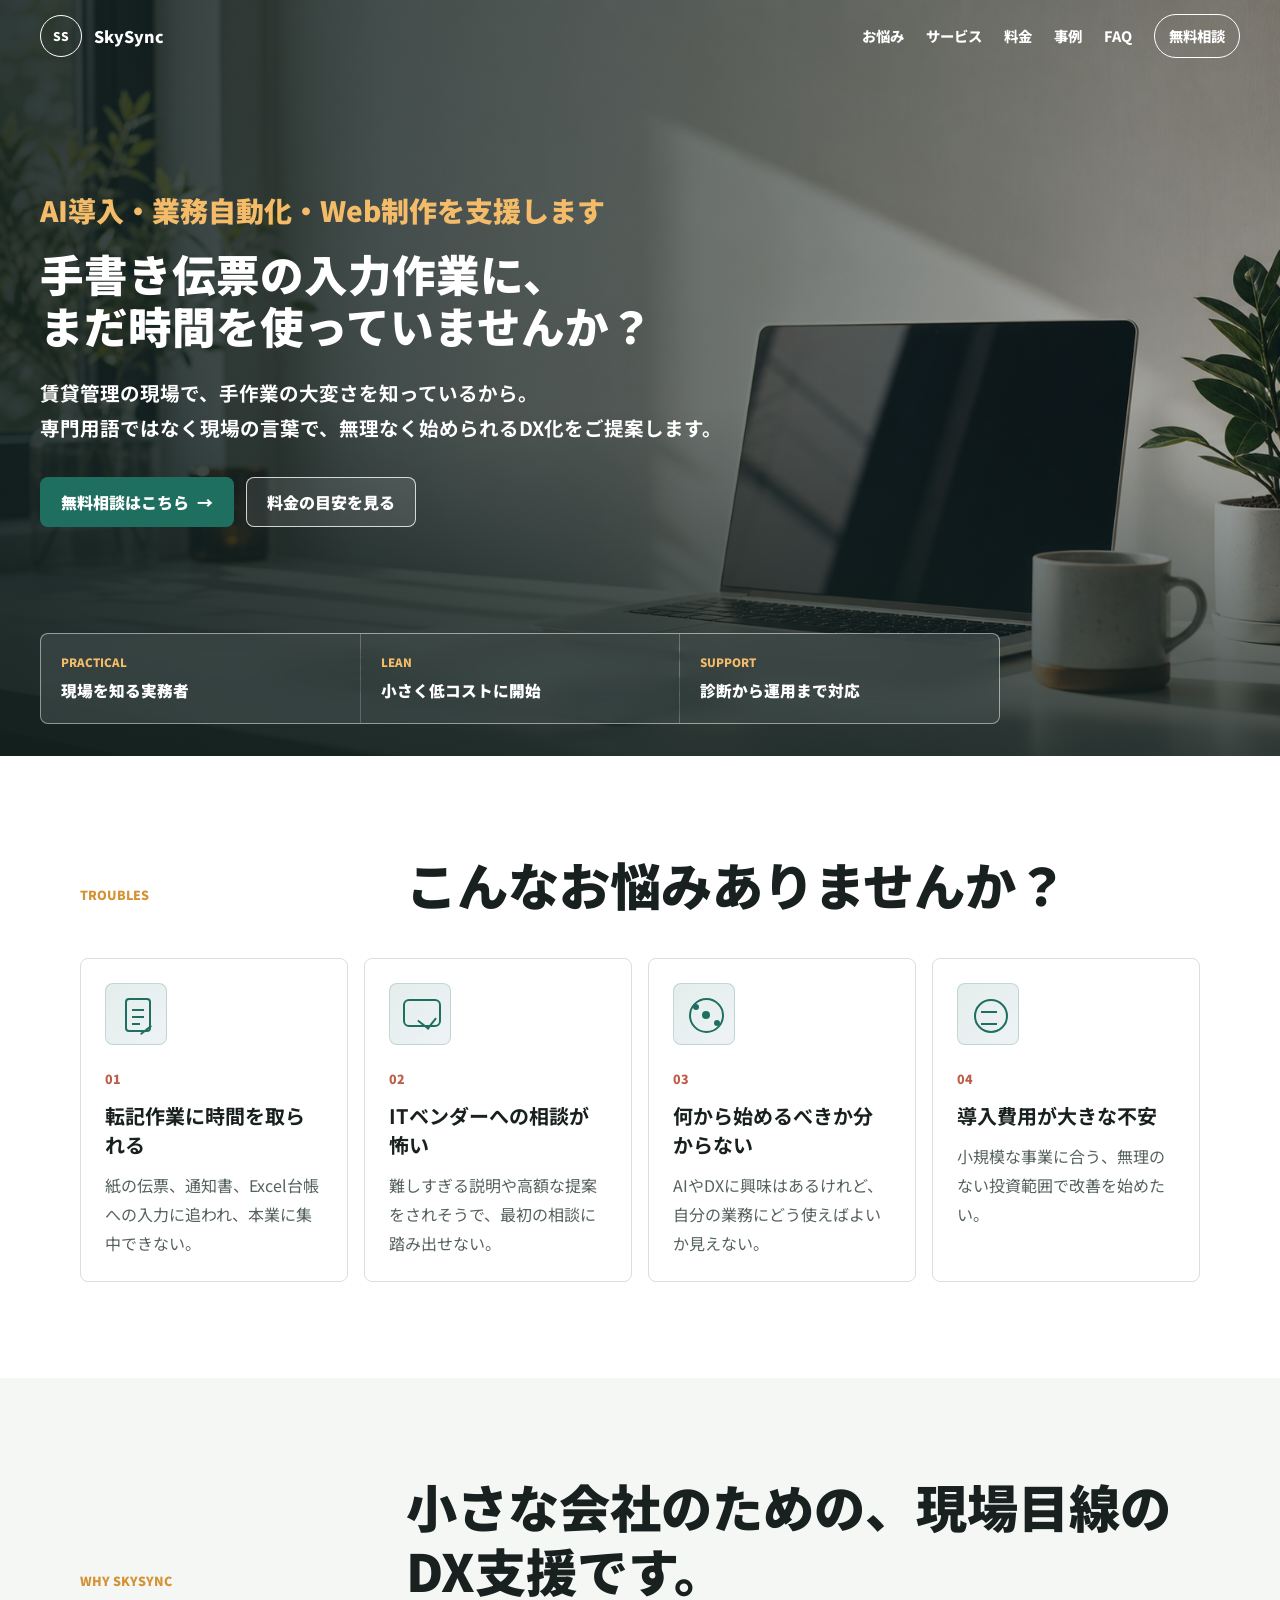
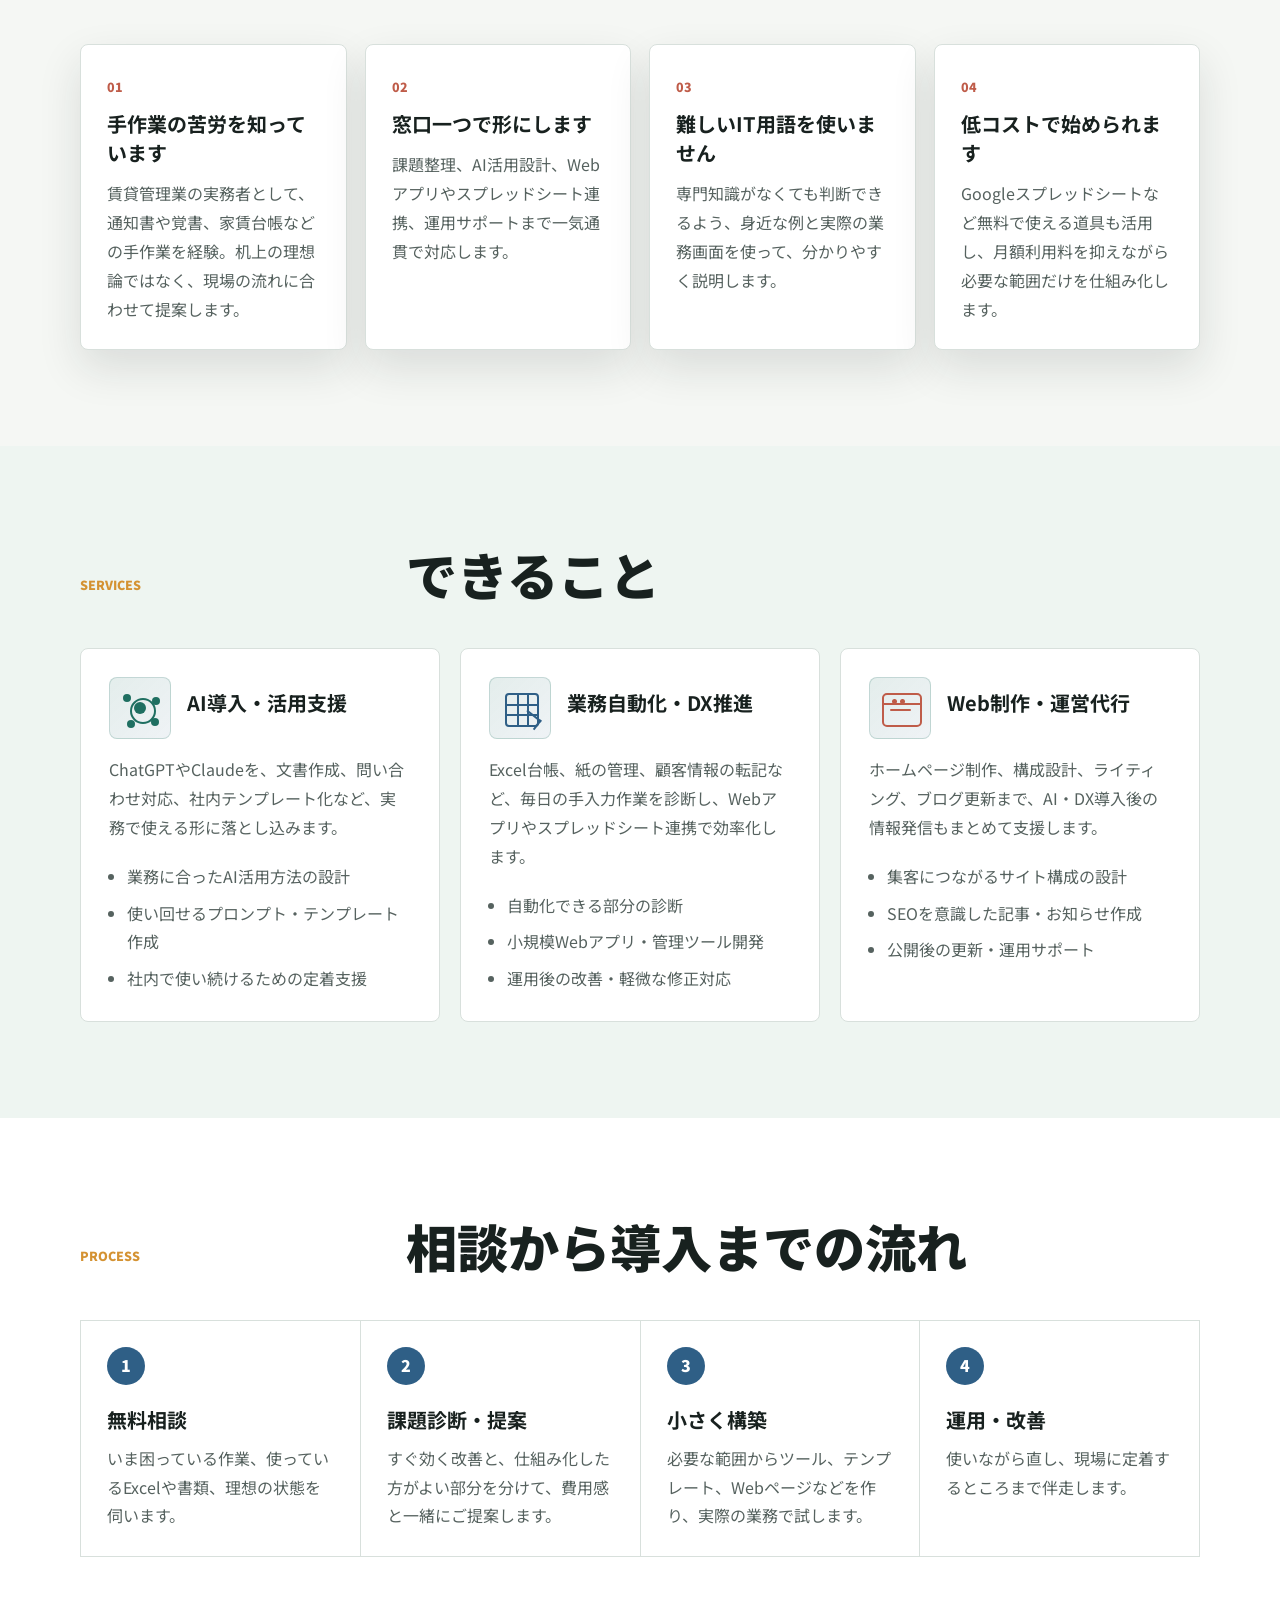
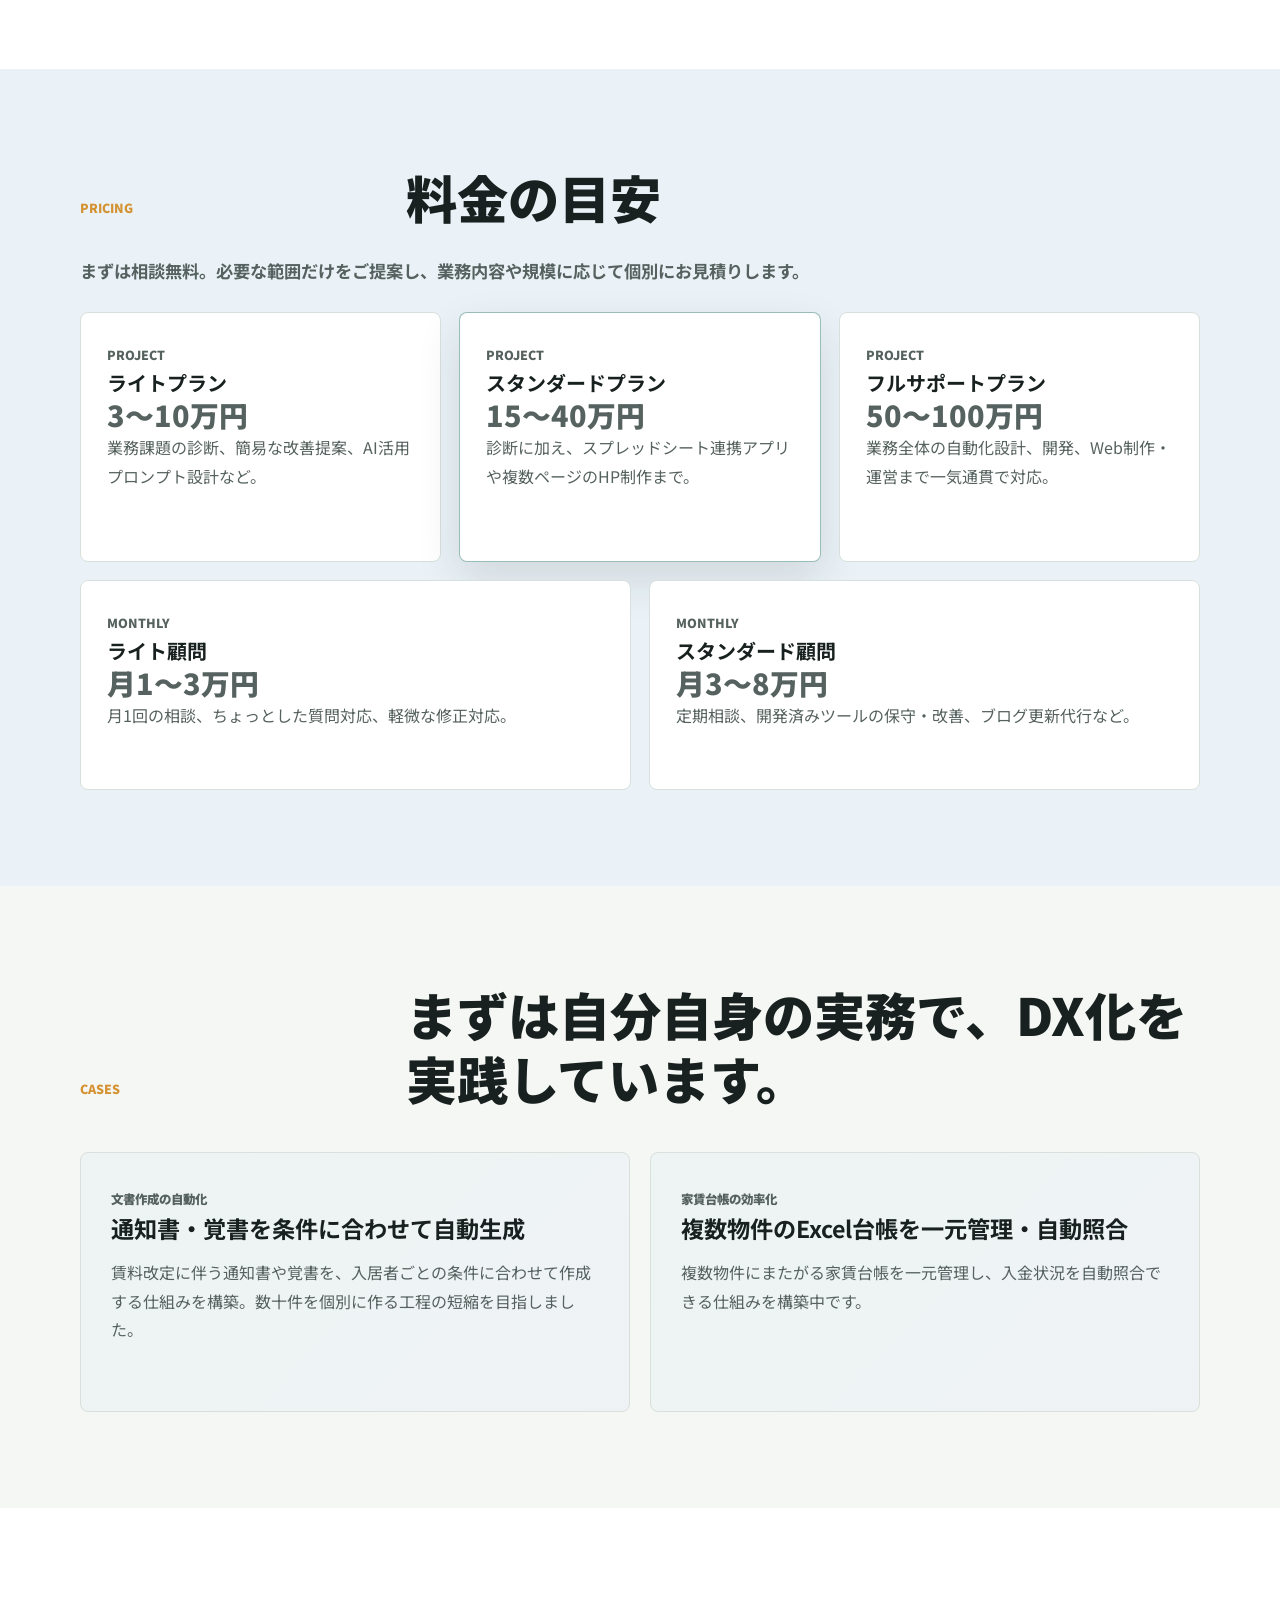
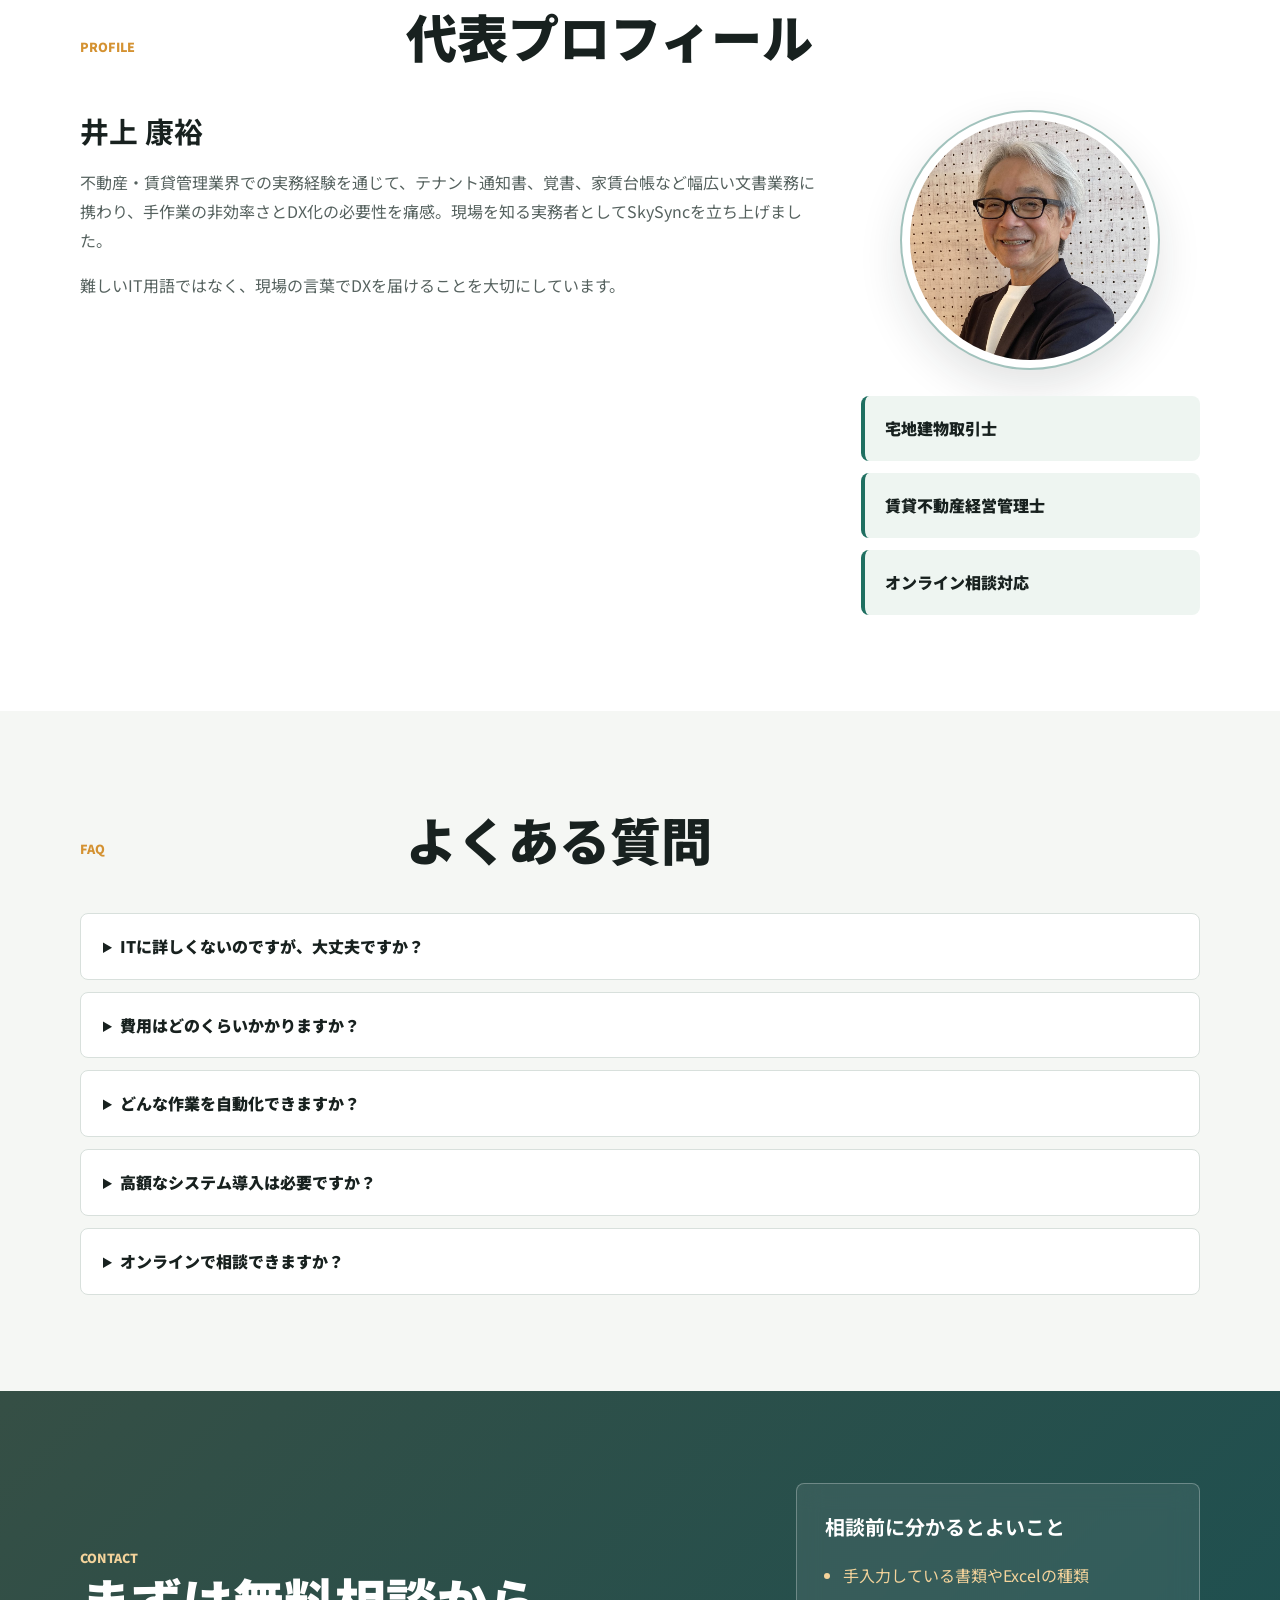
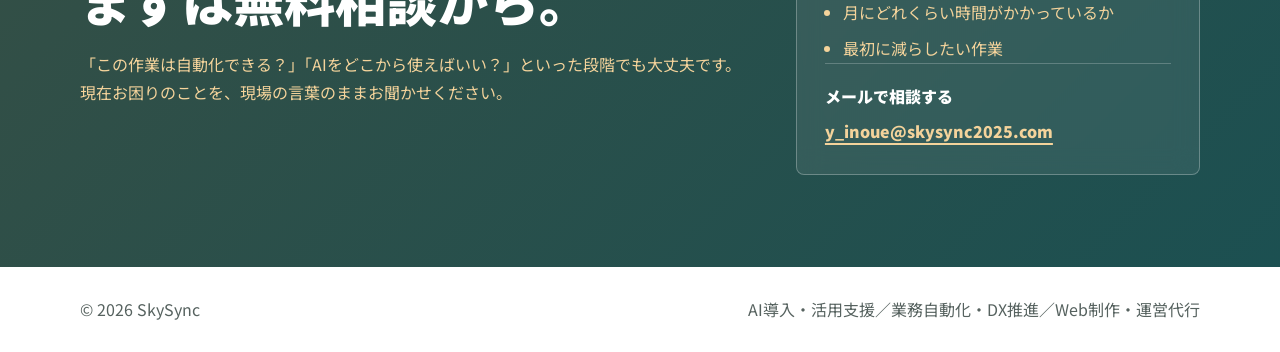
<file: index.html>
<!doctype html>
<html lang="ja">
  <head>
    <meta charset="utf-8" />
    <meta name="viewport" content="width=device-width, initial-scale=1" />
    <title>SkySync｜中小企業のAI・DX導入支援</title>
    <meta
      name="description"
      content="手書き伝票やExcel転記に追われる小規模事業者へ。SkySyncが、現場目線で無理なく始められるAI・DX導入、業務自動化、Web制作を支援します。"
    />
    <meta name="theme-color" content="#174c44" />
    <link rel="preconnect" href="https://fonts.googleapis.com" />
    <link rel="preconnect" href="https://fonts.gstatic.com" crossorigin />
    <link
      href="https://fonts.googleapis.com/css2?family=Noto+Sans+JP:wght@400;500;700;900&display=swap"
      rel="stylesheet"
    />
    <link rel="stylesheet" href="styles.css?v=20260811-9" />
  </head>
  <body>
    <header class="site-header" data-header>
      <a class="brand" href="#top" aria-label="トップへ戻る">
        <span class="brand-mark">SS</span>
        <span>SkySync</span>
      </a>
      <button class="nav-toggle" type="button" aria-label="メニューを開く" aria-expanded="false" data-nav-toggle>
        <span></span>
        <span></span>
        <span></span>
      </button>
      <nav class="site-nav" aria-label="メインナビゲーション" data-nav>
        <a href="#troubles">お悩み</a>
        <a href="#services">サービス</a>
        <a href="#pricing">料金</a>
        <a href="#cases">事例</a>
        <a href="#faq">FAQ</a>
        <a class="nav-cta" href="#contact">無料相談</a>
      </nav>
    </header>

    <main id="top">
      <section class="hero" aria-labelledby="hero-title">
        <img class="hero-image" src="assets/hero-workspace.png" alt="" />
        <div class="hero-shade"></div>
        <div class="hero-content">
          <p class="eyebrow hero-service">AI導入・業務自動化・Web制作を支援します</p>
          <h1 id="hero-title">
            <span>手書き伝票の入力作業に、</span>
            <span>まだ時間を使っていませんか？</span>
          </h1>
          <p class="hero-lead">
            <span>賃貸管理の現場で、手作業の大変さを知っているから。</span>
            <span>専門用語ではなく現場の言葉で、無理なく始められるDX化をご提案します。</span>
          </p>
          <div class="hero-actions" aria-label="主要リンク">
            <a class="button primary" href="#contact">無料相談はこちら <span aria-hidden="true">→</span></a>
            <a class="button secondary" href="#pricing">料金の目安を見る</a>
          </div>
        </div>
        <dl class="hero-facts" aria-label="SkySyncの特徴">
          <div>
            <dt>Practical</dt>
            <dd>現場を知る実務者</dd>
          </div>
          <div>
            <dt>Lean</dt>
            <dd>小さく低コストに開始</dd>
          </div>
          <div>
            <dt>Support</dt>
            <dd>診断から運用まで対応</dd>
          </div>
        </dl>
      </section>

      <section class="section intro-band" id="troubles" aria-labelledby="troubles-title">
        <div class="section-heading">
          <p class="eyebrow">Troubles</p>
          <h2 id="troubles-title">こんなお悩みありませんか？</h2>
        </div>
        <div class="trouble-grid">
          <article class="trouble-item">
            <span class="visual-icon icon-input" aria-hidden="true"></span>
            <span class="item-mark">01</span>
            <h3>転記作業に時間を取られる</h3>
            <p>紙の伝票、通知書、Excel台帳への入力に追われ、本業に集中できない。</p>
          </article>
          <article class="trouble-item">
            <span class="visual-icon icon-consult" aria-hidden="true"></span>
            <span class="item-mark">02</span>
            <h3>ITベンダーへの相談が怖い</h3>
            <p>難しすぎる説明や高額な提案をされそうで、最初の相談に踏み出せない。</p>
          </article>
          <article class="trouble-item">
            <span class="visual-icon icon-start" aria-hidden="true"></span>
            <span class="item-mark">03</span>
            <h3>何から始めるべきか分からない</h3>
            <p>AIやDXに興味はあるけれど、自分の業務にどう使えばよいか見えない。</p>
          </article>
          <article class="trouble-item">
            <span class="visual-icon icon-budget" aria-hidden="true"></span>
            <span class="item-mark">04</span>
            <h3>導入費用が大きな不安</h3>
            <p>小規模な事業に合う、無理のない投資範囲で改善を始めたい。</p>
          </article>
        </div>
      </section>

      <section class="section" id="strengths" aria-labelledby="strengths-title">
        <div class="section-heading">
          <p class="eyebrow">Why SkySync</p>
          <h2 id="strengths-title">小さな会社のための、現場目線のDX支援です。</h2>
        </div>
        <div class="strength-grid">
          <article class="strength-card">
            <span class="card-number">01</span>
            <h3>手作業の苦労を知っています</h3>
            <p>賃貸管理業の実務者として、通知書や覚書、家賃台帳などの手作業を経験。机上の理想論ではなく、現場の流れに合わせて提案します。</p>
          </article>
          <article class="strength-card">
            <span class="card-number">02</span>
            <h3>窓口一つで形にします</h3>
            <p>課題整理、AI活用設計、Webアプリやスプレッドシート連携、運用サポートまで一気通貫で対応します。</p>
          </article>
          <article class="strength-card">
            <span class="card-number">03</span>
            <h3>難しいIT用語を使いません</h3>
            <p>専門知識がなくても判断できるよう、身近な例と実際の業務画面を使って、分かりやすく説明します。</p>
          </article>
          <article class="strength-card">
            <span class="card-number">04</span>
            <h3>低コストで始められます</h3>
            <p>Googleスプレッドシートなど無料で使える道具も活用し、月額利用料を抑えながら必要な範囲だけを仕組み化します。</p>
          </article>
        </div>
      </section>

      <section class="section muted" id="services" aria-labelledby="services-title">
        <div class="section-heading">
          <p class="eyebrow">Services</p>
          <h2 id="services-title">できること</h2>
        </div>
        <div class="service-list">
          <article class="service-item">
            <div class="service-topline">
              <span class="visual-icon service-visual icon-ai" aria-hidden="true"></span>
              <h3>AI導入・活用支援</h3>
            </div>
            <p>ChatGPTやClaudeを、文書作成、問い合わせ対応、社内テンプレート化など、実務で使える形に落とし込みます。</p>
            <ul>
              <li>業務に合ったAI活用方法の設計</li>
              <li>使い回せるプロンプト・テンプレート作成</li>
              <li>社内で使い続けるための定着支援</li>
            </ul>
          </article>
          <article class="service-item">
            <div class="service-topline">
              <span class="visual-icon service-visual icon-automation" aria-hidden="true"></span>
              <h3>業務自動化・DX推進</h3>
            </div>
            <p>Excel台帳、紙の管理、顧客情報の転記など、毎日の手入力作業を診断し、Webアプリやスプレッドシート連携で効率化します。</p>
            <ul>
              <li>自動化できる部分の診断</li>
              <li>小規模Webアプリ・管理ツール開発</li>
              <li>運用後の改善・軽微な修正対応</li>
            </ul>
          </article>
          <article class="service-item">
            <div class="service-topline">
              <span class="visual-icon service-visual icon-web" aria-hidden="true"></span>
              <h3>Web制作・運営代行</h3>
            </div>
            <p>ホームページ制作、構成設計、ライティング、ブログ更新まで、AI・DX導入後の情報発信もまとめて支援します。</p>
            <ul>
              <li>集客につながるサイト構成の設計</li>
              <li>SEOを意識した記事・お知らせ作成</li>
              <li>公開後の更新・運用サポート</li>
            </ul>
          </article>
        </div>
      </section>

      <section class="section flow-section" aria-labelledby="flow-title">
        <div class="section-heading">
          <p class="eyebrow">Process</p>
          <h2 id="flow-title">相談から導入までの流れ</h2>
        </div>
        <ol class="flow-list">
          <li>
            <span>1</span>
            <h3>無料相談</h3>
            <p>いま困っている作業、使っているExcelや書類、理想の状態を伺います。</p>
          </li>
          <li>
            <span>2</span>
            <h3>課題診断・提案</h3>
            <p>すぐ効く改善と、仕組み化した方がよい部分を分けて、費用感と一緒にご提案します。</p>
          </li>
          <li>
            <span>3</span>
            <h3>小さく構築</h3>
            <p>必要な範囲からツール、テンプレート、Webページなどを作り、実際の業務で試します。</p>
          </li>
          <li>
            <span>4</span>
            <h3>運用・改善</h3>
            <p>使いながら直し、現場に定着するところまで伴走します。</p>
          </li>
        </ol>
      </section>

      <section class="section pricing-section" id="pricing" aria-labelledby="pricing-title">
        <div class="section-heading">
          <p class="eyebrow">Pricing</p>
          <h2 id="pricing-title">料金の目安</h2>
        </div>
        <div class="pricing-lead">
          <p>まずは相談無料。必要な範囲だけをご提案し、業務内容や規模に応じて個別にお見積りします。</p>
        </div>
        <div class="price-grid">
          <article class="price-card">
            <p class="plan-type">Project</p>
            <h3>ライトプラン</h3>
            <p class="price">3〜10万円</p>
            <p>業務課題の診断、簡易な改善提案、AI活用プロンプト設計など。</p>
          </article>
          <article class="price-card featured">
            <p class="plan-type">Project</p>
            <h3>スタンダードプラン</h3>
            <p class="price">15〜40万円</p>
            <p>診断に加え、スプレッドシート連携アプリや複数ページのHP制作まで。</p>
          </article>
          <article class="price-card">
            <p class="plan-type">Project</p>
            <h3>フルサポートプラン</h3>
            <p class="price">50〜100万円</p>
            <p>業務全体の自動化設計、開発、Web制作・運営まで一気通貫で対応。</p>
          </article>
          <article class="price-card compact">
            <p class="plan-type">Monthly</p>
            <h3>ライト顧問</h3>
            <p class="price">月1〜3万円</p>
            <p>月1回の相談、ちょっとした質問対応、軽微な修正対応。</p>
          </article>
          <article class="price-card compact">
            <p class="plan-type">Monthly</p>
            <h3>スタンダード顧問</h3>
            <p class="price">月3〜8万円</p>
            <p>定期相談、開発済みツールの保守・改善、ブログ更新代行など。</p>
          </article>
        </div>
      </section>

      <section class="section" id="cases" aria-labelledby="cases-title">
        <div class="section-heading">
          <p class="eyebrow">Cases</p>
          <h2 id="cases-title">まずは自分自身の実務で、DX化を実践しています。</h2>
        </div>
        <div class="case-list">
          <article class="case-item">
            <p class="case-type">文書作成の自動化</p>
            <h3>通知書・覚書を条件に合わせて自動生成</h3>
            <p>賃料改定に伴う通知書や覚書を、入居者ごとの条件に合わせて作成する仕組みを構築。数十件を個別に作る工程の短縮を目指しました。</p>
          </article>
          <article class="case-item">
            <p class="case-type">家賃台帳の効率化</p>
            <h3>複数物件のExcel台帳を一元管理・自動照合</h3>
            <p>複数物件にまたがる家賃台帳を一元管理し、入金状況を自動照合できる仕組みを構築中です。</p>
          </article>
        </div>
      </section>

      <section class="section profile-section" id="about" aria-labelledby="about-title">
        <div class="section-heading">
          <p class="eyebrow">Profile</p>
          <h2 id="about-title">代表プロフィール</h2>
        </div>
        <div class="profile-layout">
          <div class="profile-copy">
            <h3>井上 康裕</h3>
            <p>
              不動産・賃貸管理業界での実務経験を通じて、テナント通知書、覚書、家賃台帳など幅広い文書業務に携わり、手作業の非効率さとDX化の必要性を痛感。現場を知る実務者としてSkySyncを立ち上げました。
            </p>
            <p>
              難しいIT用語ではなく、現場の言葉でDXを届けることを大切にしています。
            </p>
          </div>
          <div class="profile-side">
            <figure class="profile-photo-card">
              <img src="assets/profile-inoue.jpg" alt="井上 康裕のプロフィール写真" />
            </figure>
            <ul class="credential-list" aria-label="保有資格">
              <li>宅地建物取引士</li>
              <li>賃貸不動産経営管理士</li>
              <li>オンライン相談対応</li>
            </ul>
          </div>
        </div>
      </section>

      <section class="section faq-section" id="faq" aria-labelledby="faq-title">
        <div class="section-heading">
          <p class="eyebrow">FAQ</p>
          <h2 id="faq-title">よくある質問</h2>
        </div>
        <div class="faq-list">
          <details>
            <summary>ITに詳しくないのですが、大丈夫ですか？</summary>
            <p>大丈夫です。専門用語は使わず、身近な例と実際の業務に沿って説明します。</p>
          </details>
          <details>
            <summary>費用はどのくらいかかりますか？</summary>
            <p>業務内容によって異なりますが、まずは無料相談で必要な範囲だけをご提案します。大きな初期投資を前提にしない進め方も可能です。</p>
          </details>
          <details>
            <summary>どんな作業を自動化できますか？</summary>
            <p>定型文書の作成、Excel台帳の管理・照合、顧客管理など、日々の手入力作業全般が対象です。</p>
          </details>
          <details>
            <summary>高額なシステム導入は必要ですか？</summary>
            <p>いいえ。Googleスプレッドシートなど無料で使える仕組みも活用し、継続コストを抑える方法をご提案します。</p>
          </details>
          <details>
            <summary>オンラインで相談できますか？</summary>
            <p>はい。Zoomなどのオンライン相談に対応し、全国どこからでもご相談いただけます。</p>
          </details>
        </div>
      </section>

      <section class="contact-section" id="contact" aria-labelledby="contact-title">
        <div class="contact-inner">
          <div>
            <p class="eyebrow">Contact</p>
            <h2 id="contact-title">まずは無料相談から。</h2>
            <p>
              「この作業は自動化できる？」「AIをどこから使えばいい？」といった段階でも大丈夫です。現在お困りのことを、現場の言葉のままお聞かせください。
            </p>
          </div>
          <div class="contact-panel">
            <h3>相談前に分かるとよいこと</h3>
            <ul>
              <li>手入力している書類やExcelの種類</li>
              <li>月にどれくらい時間がかかっているか</li>
              <li>最初に減らしたい作業</li>
            </ul>
            <p class="contact-note">
              <span>メールで相談する</span>
              <a href="mailto:y_inoue@skysync2025.com">y_inoue@skysync2025.com</a>
            </p>
          </div>
        </div>
      </section>
    </main>

    <footer class="site-footer">
      <div class="footer-inner">
        <p>&copy; 2026 SkySync</p>
        <p>AI導入・活用支援／業務自動化・DX推進／Web制作・運営代行</p>
      </div>
    </footer>

    <script src="script.js?v=20260811-9"></script>
  </body>
</html>
</file>
<file: styles.css>
:root {
  --ink: #18211f;
  --muted-ink: #56625f;
  --paper: #f5f7f4;
  --surface: #ffffff;
  --surface-soft: #eef5f1;
  --mist-blue: #eaf2f7;
  --line: #d8e0dc;
  --green: #1f6f61;
  --green-dark: #174c44;
  --blue: #2f5f86;
  --amber: #d49232;
  --coral: #bf5c49;
  --shadow: 0 18px 44px rgba(24, 33, 31, 0.12);
}

* {
  box-sizing: border-box;
}

html {
  scroll-behavior: smooth;
}

body {
  margin: 0;
  color: var(--ink);
  background: var(--paper);
  font-family: "Noto Sans JP", system-ui, -apple-system, BlinkMacSystemFont, "Segoe UI", sans-serif;
  font-size: 16px;
  line-height: 1.8;
  letter-spacing: 0;
}

img {
  display: block;
  max-width: 100%;
}

a {
  color: inherit;
  text-decoration: none;
}

button,
summary {
  font: inherit;
}

.site-header {
  position: fixed;
  top: 0;
  left: 0;
  z-index: 20;
  display: flex;
  align-items: center;
  justify-content: space-between;
  width: 100%;
  height: 72px;
  padding: 0 40px;
  color: #ffffff;
  transition: background 180ms ease, color 180ms ease, box-shadow 180ms ease;
}

.site-header.is-scrolled,
.site-header.is-open {
  color: var(--ink);
  background: rgba(245, 247, 244, 0.95);
  box-shadow: 0 1px 0 rgba(24, 33, 31, 0.1);
  backdrop-filter: blur(16px);
}

.brand {
  display: inline-flex;
  align-items: center;
  gap: 12px;
  min-width: 0;
  font-weight: 900;
}

.brand-mark {
  display: grid;
  place-items: center;
  width: 42px;
  height: 42px;
  border: 1px solid currentColor;
  border-radius: 50%;
  font-size: 0.75rem;
  font-weight: 900;
}

.site-nav {
  display: flex;
  align-items: center;
  gap: 22px;
  font-size: 0.9rem;
  font-weight: 800;
}

.site-nav a {
  position: relative;
}

.site-nav a::after {
  position: absolute;
  right: 0;
  bottom: -6px;
  left: 0;
  height: 2px;
  background: currentColor;
  content: "";
  opacity: 0;
  transform: scaleX(0.4);
  transition: opacity 160ms ease, transform 160ms ease;
}

.site-nav a:hover::after,
.site-nav a:focus-visible::after {
  opacity: 1;
  transform: scaleX(1);
}

.nav-cta {
  padding: 8px 14px;
  border: 1px solid currentColor;
  border-radius: 999px;
}

.nav-toggle {
  display: none;
  width: 44px;
  height: 44px;
  padding: 0;
  border: 1px solid currentColor;
  border-radius: 50%;
  color: inherit;
  background: transparent;
  cursor: pointer;
}

.nav-toggle span {
  display: block;
  width: 18px;
  height: 2px;
  margin: 4px auto;
  background: currentColor;
}

.hero {
  position: relative;
  display: grid;
  align-items: end;
  min-height: 84svh;
  padding: 138px 40px 32px;
  color: #ffffff;
  overflow: hidden;
}

.hero-image,
.hero-shade {
  position: absolute;
  inset: 0;
}

.hero-image {
  width: 100%;
  height: 100%;
  object-fit: cover;
}

.hero-shade {
  background:
    linear-gradient(90deg, rgba(17, 31, 29, 0.86) 0%, rgba(17, 31, 29, 0.58) 52%, rgba(17, 31, 29, 0.2) 100%),
    linear-gradient(0deg, rgba(17, 31, 29, 0.74) 0%, rgba(17, 31, 29, 0.1) 46%);
}

.hero-content {
  position: relative;
  z-index: 1;
  width: min(880px, 100%);
}

.eyebrow {
  margin: 0 0 12px;
  color: var(--amber);
  font-size: 0.78rem;
  font-weight: 900;
  line-height: 1.4;
  text-transform: uppercase;
}

.hero .eyebrow {
  color: #f4bc68;
}

.hero-service {
  width: min(760px, 100%);
  margin-bottom: 18px;
  font-size: clamp(1.25rem, 2.2vw, 1.75rem);
  line-height: 1.45;
  text-transform: none;
}

.hero h1 {
  max-width: 840px;
  margin: 0;
  font-size: clamp(1.9rem, 3.4vw, 3.05rem);
  font-weight: 900;
  line-height: 1.18;
}

.hero h1 span {
  display: block;
  white-space: nowrap;
}

.hero-lead {
  width: min(720px, 100%);
  margin: 24px 0 0;
  font-size: 1.22rem;
  font-weight: 700;
}

.hero-lead span {
  display: block;
}

.hero-actions {
  display: flex;
  flex-wrap: wrap;
  gap: 12px;
  margin-top: 32px;
}

.button {
  display: inline-flex;
  align-items: center;
  justify-content: center;
  gap: 8px;
  min-width: 170px;
  min-height: 50px;
  padding: 12px 20px;
  border: 1px solid transparent;
  border-radius: 8px;
  font-weight: 900;
  line-height: 1.4;
  transition: transform 160ms ease, background 160ms ease, border-color 160ms ease;
}

.button:hover,
.button:focus-visible {
  transform: translateY(-2px);
}

.button.primary {
  color: #ffffff;
  background: var(--green);
}

.button.primary:hover,
.button.primary:focus-visible {
  background: var(--green-dark);
}

.button.secondary {
  color: #ffffff;
  border-color: rgba(255, 255, 255, 0.78);
  background: rgba(255, 255, 255, 0.1);
}

.hero-facts {
  position: relative;
  z-index: 1;
  display: grid;
  grid-template-columns: repeat(3, minmax(0, 1fr));
  gap: 1px;
  width: min(960px, 100%);
  margin: 54px 0 0;
  padding: 0;
  background: rgba(255, 255, 255, 0.28);
  border: 1px solid rgba(255, 255, 255, 0.34);
  border-radius: 8px;
  overflow: hidden;
}

.hero-facts div {
  padding: 18px 20px;
  background: rgba(17, 31, 29, 0.52);
  backdrop-filter: blur(12px);
}

.hero-facts dt {
  color: #f4bc68;
  font-size: 0.72rem;
  font-weight: 900;
  text-transform: uppercase;
}

.hero-facts dd {
  margin: 4px 0 0;
  font-size: 0.98rem;
  font-weight: 900;
}

.section {
  padding: 96px 40px;
}

.section-heading,
.trouble-grid,
.strength-grid,
.service-list,
.flow-list,
.pricing-lead,
.price-grid,
.case-list,
.profile-layout,
.faq-list,
.contact-inner,
.footer-inner {
  width: min(1120px, calc(100vw - 80px));
  margin-right: auto;
  margin-left: auto;
}

.section-heading {
  display: grid;
  grid-template-columns: minmax(210px, 0.36fr) minmax(0, 1fr);
  gap: 40px;
  align-items: end;
  margin-bottom: 42px;
}

.section h2,
.contact-section h2 {
  margin: 0;
  font-size: clamp(2rem, 4vw, 3.2rem);
  font-weight: 900;
  line-height: 1.25;
}

.section h3,
.contact-section h3 {
  margin: 0;
  font-size: 1.25rem;
  line-height: 1.45;
}

.intro-band,
.profile-section {
  background: var(--surface);
}

.trouble-grid {
  display: grid;
  grid-template-columns: repeat(4, minmax(0, 1fr));
  gap: 16px;
}

.trouble-item,
.strength-card,
.service-item,
.price-card,
.case-item {
  border: 1px solid var(--line);
  border-radius: 8px;
  background: var(--surface);
}

.trouble-item {
  min-height: 220px;
  padding: 24px;
}

.visual-icon {
  --icon-color: var(--green);
  position: relative;
  display: block;
  width: 62px;
  height: 62px;
  margin-bottom: 18px;
  border: 1px solid rgba(31, 111, 97, 0.2);
  border-radius: 8px;
  color: var(--icon-color);
  background:
    linear-gradient(135deg, rgba(31, 111, 97, 0.12), rgba(47, 95, 134, 0.08)),
    var(--surface);
}

.visual-icon::before,
.visual-icon::after {
  position: absolute;
  content: "";
}

.icon-input::before {
  top: 14px;
  left: 19px;
  width: 22px;
  height: 30px;
  border: 2px solid currentColor;
  border-radius: 4px;
  background:
    linear-gradient(currentColor, currentColor) 5px 9px / 12px 2px no-repeat,
    linear-gradient(currentColor, currentColor) 5px 16px / 12px 2px no-repeat,
    linear-gradient(currentColor, currentColor) 5px 23px / 8px 2px no-repeat;
}

.icon-input::after {
  right: 13px;
  bottom: 13px;
  width: 14px;
  height: 2px;
  border-radius: 999px;
  background: currentColor;
  transform: rotate(-38deg);
}

.icon-consult::before {
  top: 15px;
  left: 13px;
  width: 34px;
  height: 24px;
  border: 2px solid currentColor;
  border-radius: 6px;
}

.icon-consult::after {
  right: 16px;
  bottom: 17px;
  width: 12px;
  height: 12px;
  border-right: 2px solid currentColor;
  border-bottom: 2px solid currentColor;
  transform: rotate(38deg);
}

.icon-start::before {
  top: 14px;
  left: 15px;
  width: 31px;
  height: 31px;
  border: 2px solid currentColor;
  border-radius: 50%;
}

.icon-start::after {
  top: 27px;
  left: 28px;
  width: 8px;
  height: 8px;
  border-radius: 50%;
  background: currentColor;
  box-shadow: -10px -8px 0 -1px currentColor, 11px 8px 0 -1px currentColor;
}

.icon-budget::before {
  top: 15px;
  left: 16px;
  width: 30px;
  height: 30px;
  border: 2px solid currentColor;
  border-radius: 50%;
}

.icon-budget::after {
  top: 27px;
  left: 23px;
  width: 16px;
  height: 10px;
  border-top: 2px solid currentColor;
  border-bottom: 2px solid currentColor;
}

.service-visual {
  flex: 0 0 auto;
  margin: 0;
}

.icon-ai {
  --icon-color: var(--green);
}

.icon-ai::before {
  top: 24px;
  left: 24px;
  width: 12px;
  height: 12px;
  border-radius: 50%;
  background: currentColor;
  box-shadow: -13px -10px 0 -2px currentColor, 16px -7px 0 -2px currentColor, -9px 16px 0 -2px currentColor, 15px 14px 0 -2px currentColor;
}

.icon-ai::after {
  top: 20px;
  left: 20px;
  width: 22px;
  height: 22px;
  border: 2px solid currentColor;
  border-radius: 50%;
}

.icon-automation {
  --icon-color: var(--blue);
}

.icon-automation::before {
  top: 15px;
  left: 15px;
  width: 30px;
  height: 30px;
  border: 2px solid currentColor;
  border-radius: 4px;
  background:
    linear-gradient(currentColor, currentColor) 0 9px / 100% 2px no-repeat,
    linear-gradient(currentColor, currentColor) 0 19px / 100% 2px no-repeat,
    linear-gradient(90deg, currentColor, currentColor) 10px 0 / 2px 100% no-repeat,
    linear-gradient(90deg, currentColor, currentColor) 20px 0 / 2px 100% no-repeat;
}

.icon-automation::after {
  right: 10px;
  bottom: 12px;
  width: 16px;
  height: 10px;
  border-top: 2px solid currentColor;
  border-right: 2px solid currentColor;
  transform: rotate(38deg);
}

.icon-web {
  --icon-color: var(--coral);
}

.icon-web::before {
  top: 15px;
  left: 12px;
  width: 36px;
  height: 30px;
  border: 2px solid currentColor;
  border-radius: 5px;
  background:
    linear-gradient(currentColor, currentColor) 0 8px / 100% 2px no-repeat,
    radial-gradient(circle, currentColor 2px, transparent 3px) 7px 3px / 7px 7px no-repeat,
    radial-gradient(circle, currentColor 2px, transparent 3px) 15px 3px / 7px 7px no-repeat;
}

.icon-web::after {
  top: 31px;
  left: 20px;
  width: 21px;
  height: 2px;
  border-radius: 999px;
  background: currentColor;
}

.item-mark,
.card-number,
.plan-type,
.case-type {
  display: inline-block;
  margin-bottom: 14px;
  color: var(--coral);
  font-size: 0.78rem;
  font-weight: 900;
  line-height: 1.2;
  text-transform: uppercase;
}

.trouble-item p,
.strength-card p,
.service-item p,
.service-item li,
.flow-list p,
.pricing-lead p,
.price-card p,
.case-item p,
.profile-copy p,
.faq-list p,
.contact-section p,
.contact-panel li,
.site-footer p {
  margin: 0;
  color: var(--muted-ink);
}

.strength-grid {
  display: grid;
  grid-template-columns: repeat(4, minmax(0, 1fr));
  gap: 18px;
}

.strength-card {
  min-height: 300px;
  padding: 26px;
  box-shadow: var(--shadow);
}

.strength-card h3,
.trouble-item h3,
.service-item h3,
.case-item h3 {
  margin-bottom: 12px;
}

.muted {
  background: var(--surface-soft);
}

.service-list {
  display: grid;
  grid-template-columns: repeat(3, minmax(0, 1fr));
  gap: 20px;
}

.service-item {
  padding: 28px;
}

.service-topline {
  display: flex;
  gap: 16px;
  align-items: center;
  margin-bottom: 16px;
}

.service-item ul,
.contact-panel ul {
  display: grid;
  gap: 8px;
  margin: 20px 0 0;
  padding-left: 1.15em;
}

.flow-section {
  background: var(--surface);
}

.flow-list {
  display: grid;
  grid-template-columns: repeat(4, minmax(0, 1fr));
  gap: 0;
  padding: 0;
  list-style: none;
  border-top: 1px solid var(--line);
  border-left: 1px solid var(--line);
}

.flow-list li {
  min-height: 220px;
  padding: 26px;
  border-right: 1px solid var(--line);
  border-bottom: 1px solid var(--line);
  background: var(--surface);
}

.flow-list span {
  display: inline-grid;
  place-items: center;
  width: 38px;
  height: 38px;
  margin-bottom: 20px;
  border-radius: 50%;
  color: #ffffff;
  background: var(--blue);
  font-weight: 900;
}

.flow-list h3 {
  margin-bottom: 10px;
}

.pricing-section {
  background: var(--mist-blue);
}

.pricing-lead {
  margin-top: -16px;
  margin-bottom: 26px;
}

.pricing-lead p {
  width: min(860px, 100%);
  font-size: 1.08rem;
  font-weight: 700;
}

.price-grid {
  display: grid;
  grid-template-columns: repeat(6, minmax(0, 1fr));
  gap: 18px;
}

.price-card {
  grid-column: span 2;
  min-height: 250px;
  padding: 26px;
}

.price-card.compact {
  grid-column: span 3;
  min-height: 210px;
}

.price-card.featured {
  border-color: rgba(31, 111, 97, 0.45);
  box-shadow: var(--shadow);
}

.price {
  margin: 10px 0 12px;
  color: var(--green-dark);
  font-size: 1.8rem;
  font-weight: 900;
  line-height: 1.25;
}

.case-list {
  display: grid;
  grid-template-columns: repeat(2, minmax(0, 1fr));
  gap: 20px;
}

.case-item {
  min-height: 260px;
  padding: 30px;
  background:
    linear-gradient(135deg, rgba(31, 111, 97, 0.08), rgba(47, 95, 134, 0.08)),
    var(--surface);
}

.case-item h3 {
  font-size: 1.45rem;
}

.profile-layout {
  display: grid;
  grid-template-columns: minmax(0, 1fr) minmax(280px, 0.46fr);
  gap: 44px;
  align-items: start;
}

.profile-copy h3 {
  margin: 0 0 16px;
  font-size: 1.8rem;
}

.profile-copy p + p {
  margin-top: 16px;
}

.profile-side {
  display: grid;
  gap: 18px;
}

.profile-photo-card {
  width: min(260px, 100%);
  aspect-ratio: 1;
  margin: 0 auto 8px;
  padding: 8px;
  border: 2px solid rgba(31, 111, 97, 0.42);
  border-radius: 50%;
  background: var(--surface);
  box-shadow: var(--shadow);
}

.profile-photo-card img {
  width: 100%;
  height: 100%;
  border-radius: 50%;
  object-fit: cover;
  object-position: center 32%;
}

.credential-list {
  display: grid;
  gap: 12px;
  margin: 0;
  padding: 0;
  list-style: none;
}

.credential-list li {
  padding: 18px 20px;
  border-left: 4px solid var(--green);
  border-radius: 8px;
  background: var(--surface-soft);
  font-weight: 900;
}

.faq-section {
  background: var(--paper);
}

.faq-list {
  display: grid;
  gap: 12px;
}

.faq-list details {
  border: 1px solid var(--line);
  border-radius: 8px;
  background: var(--surface);
}

.faq-list summary {
  min-height: 64px;
  padding: 18px 22px;
  cursor: pointer;
  font-weight: 900;
}

.faq-list p {
  padding: 0 22px 22px;
}

.contact-section {
  padding: 92px 40px;
  color: #ffffff;
  background:
    linear-gradient(135deg, rgba(191, 92, 73, 0.18), rgba(47, 95, 134, 0.2)),
    var(--green-dark);
}

.contact-inner {
  display: grid;
  grid-template-columns: minmax(0, 0.92fr) minmax(320px, 0.55fr);
  gap: 40px;
  align-items: center;
}

.contact-inner .eyebrow,
.contact-section p,
.contact-panel li {
  color: #f4d39b;
}

.contact-section h2 {
  margin-bottom: 18px;
  color: #ffffff;
}

.contact-panel {
  padding: 28px;
  border: 1px solid rgba(255, 255, 255, 0.28);
  border-radius: 8px;
  background: rgba(255, 255, 255, 0.08);
  backdrop-filter: blur(12px);
}

.contact-panel h3 {
  color: #ffffff;
}

.contact-note {
  display: grid;
  gap: 6px;
  margin-top: 20px;
  padding-top: 18px;
  border-top: 1px solid rgba(255, 255, 255, 0.22);
  font-weight: 900;
}

.contact-note span {
  color: #ffffff;
}

.contact-note a {
  color: #f4d39b;
  text-decoration: underline;
  text-decoration-thickness: 2px;
  text-underline-offset: 5px;
  overflow-wrap: anywhere;
}

.site-footer {
  padding: 28px 40px;
  color: var(--muted-ink);
  background: var(--surface);
}

.footer-inner {
  display: flex;
  flex-wrap: wrap;
  gap: 12px 28px;
  justify-content: space-between;
}

@media (max-width: 1040px) {
  .trouble-grid,
  .strength-grid,
  .flow-list {
    grid-template-columns: repeat(2, minmax(0, 1fr));
  }

  .service-list {
    grid-template-columns: 1fr;
  }

  .price-card,
  .price-card.compact {
    grid-column: span 3;
  }
}

@media (max-width: 880px) {
  .site-header {
    height: 64px;
    padding: 0 20px;
  }

  .brand span:last-child {
    max-width: 48vw;
    overflow: hidden;
    text-overflow: ellipsis;
    white-space: nowrap;
  }

  .nav-toggle {
    display: block;
  }

  .site-nav {
    position: fixed;
    top: 64px;
    right: 16px;
    left: 16px;
    display: none;
    flex-direction: column;
    align-items: stretch;
    gap: 0;
    padding: 10px;
    color: var(--ink);
    border: 1px solid var(--line);
    border-radius: 8px;
    background: rgba(255, 255, 255, 0.98);
    box-shadow: var(--shadow);
  }

  .site-nav.is-open {
    display: flex;
  }

  .site-nav a {
    padding: 14px;
  }

  .site-nav a::after {
    display: none;
  }

  .nav-cta {
    border: 0;
    border-radius: 0;
  }

  .hero {
    min-height: 78svh;
    padding: 96px 20px 24px;
  }

  .hero h1 {
    font-size: clamp(1.55rem, 4vw, 2.05rem);
  }

  .hero-service {
    font-size: 1.16rem;
  }

  .hero-lead {
    font-size: 1rem;
  }

  .hero-facts {
    display: none;
  }

  .section,
  .contact-section {
    padding: 72px 20px;
  }

  .section-heading,
  .trouble-grid,
  .strength-grid,
  .service-list,
  .flow-list,
  .pricing-lead,
  .price-grid,
  .case-list,
  .profile-layout,
  .faq-list,
  .contact-inner,
  .footer-inner {
    width: 100%;
  }

  .section-heading,
  .profile-layout,
  .contact-inner {
    grid-template-columns: 1fr;
    gap: 20px;
  }

  .trouble-grid,
  .strength-grid,
  .flow-list,
  .case-list {
    grid-template-columns: 1fr;
  }

  .price-grid {
    grid-template-columns: 1fr;
  }

  .price-card,
  .price-card.compact {
    grid-column: auto;
  }
}

@media (max-width: 520px) {
  body {
    font-size: 15px;
  }

  .hero h1 {
    font-size: clamp(1.1rem, 5vw, 1.55rem);
  }

  .hero-service {
    font-size: 1.05rem;
  }

  .hero-actions {
    flex-direction: column;
    margin-top: 24px;
  }

  .button {
    width: 100%;
    min-height: 48px;
  }

  .trouble-item,
  .strength-card,
  .service-item,
  .flow-list li,
  .price-card,
  .case-item,
  .contact-panel {
    padding: 22px;
  }
}
</file>
